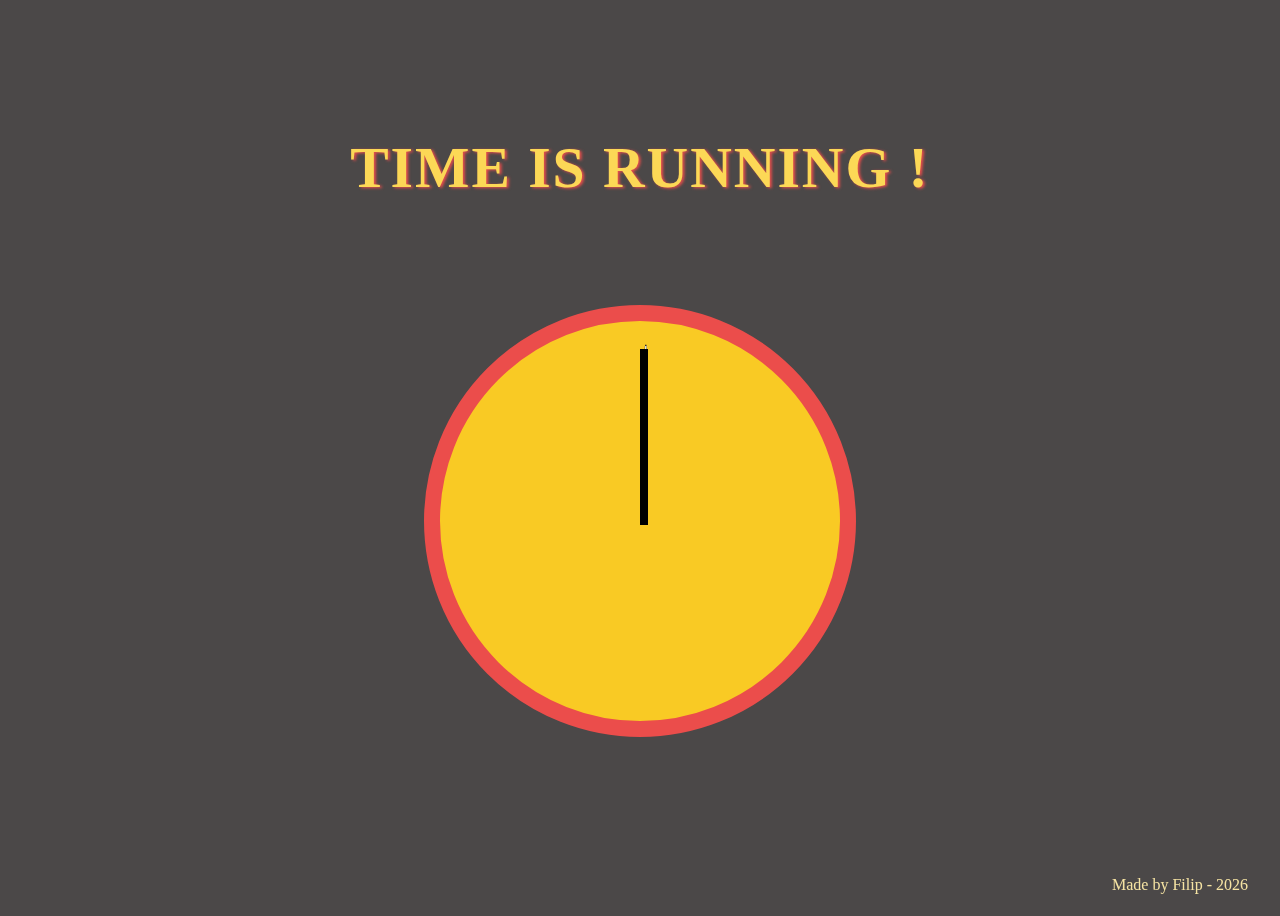
<file: index.html>
<!DOCTYPE html>
<html lang="en">
<head>
    <meta charset="UTF-8">
    <meta name="viewport" content="width=device-width, initial-scale=1.0">
    <title>JS Clock</title>
    <link rel="stylesheet" href="clock.css">
</head>
<body>

    <header>
        <h1>TIME IS RUNNING !</h1>
    </header>

    <div class="clock">
        <div class="hand second"></div>
        <div class="hand minute"></div>
        <div class="hand hour"></div>
    </div>

    <footer>
        <p> Made by Filip - <span id="date"></span></p>
    </footer>

    <script src="clock.js"></script>
</body>
</html>
</file>
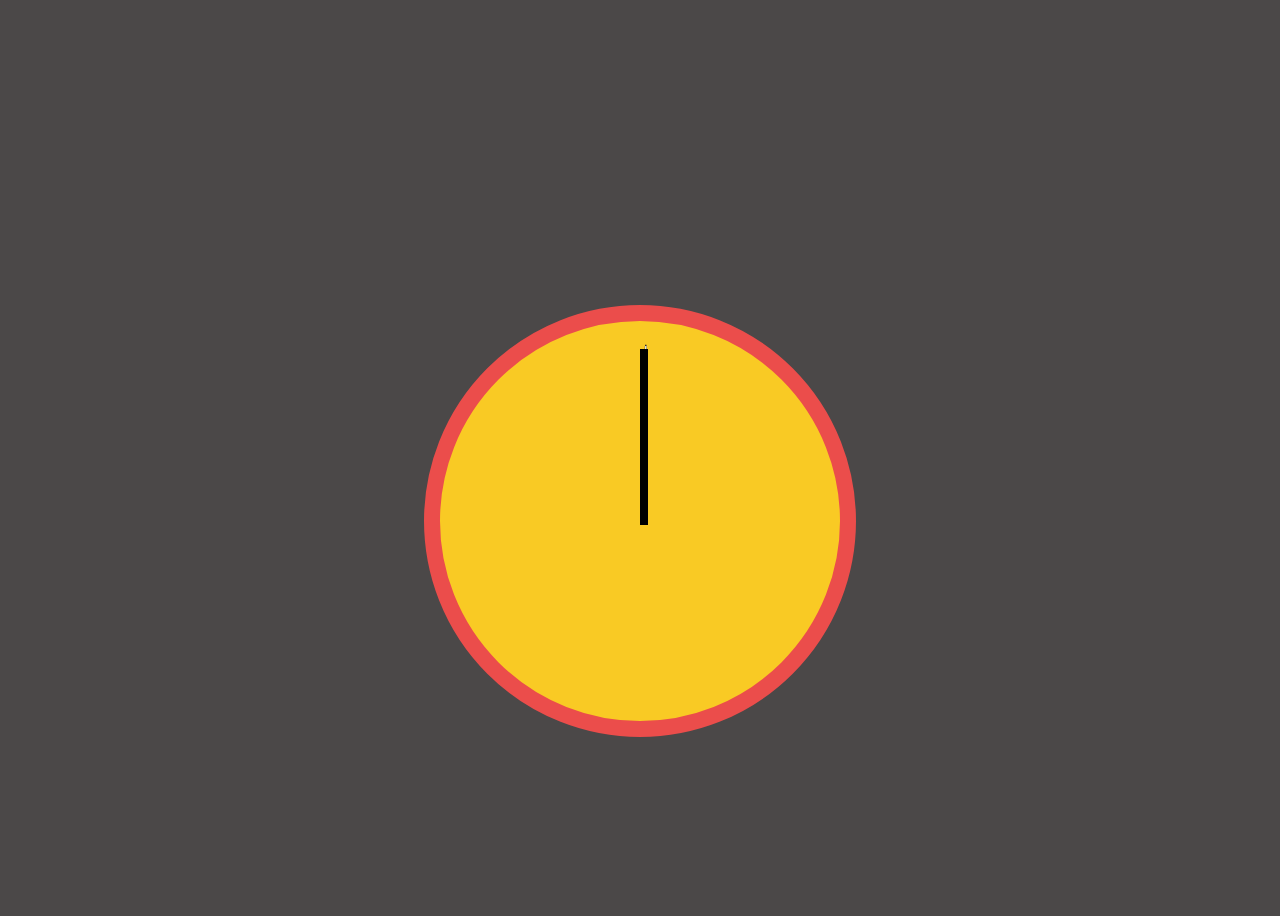
<file: clock.html>
<!DOCTYPE html>
<html lang="en">
<head>
    <meta charset="UTF-8">
    <meta name="viewport" content="width=device-width, initial-scale=1.0">
    <title>JS Clock</title>
    <link rel="stylesheet" href="clock.css">
</head>
<body>

    <div class="clock">
        <div class="second"></div>
        <div class="minute"></div>
        <div class="hour"></div>
    </div>

    <script src="clock.js"></script>
</body>
</html>
</file>
<file: clock.css>
body {
  background-color: rgb(75, 72, 72);
  display: flex;
  justify-content: center;
  align-items: center;
  height: 100vh;
}

header {
  position: fixed;
  top: 0;
  margin-top: 6rem;
  color: #fcd856;
  font-size: 1.8rem;
  text-shadow: 2px 1px 3px #eb4d4b;
  letter-spacing: 2px;
}

.clock {
  height: 25rem;
  width: 25rem;
  background-color: #f9ca24;
  border: 1rem solid #eb4d4b;
  border-radius: 100%;
  position: relative;
  top: 7%;
}

.hour,
.minute,
.second {
  height: 0.5rem;
  width: 11rem;
  background-color: black;
  position: absolute;
  top: 50%;
  left: 7%;
  transition: all 0.2s;
  transform-origin: 100%;
  transform: rotate(90deg);
  transition-timing-function: cubic-bezier(0.1, 2.7, 0.58, 1);
}

.hour {
  width: 6rem;
  left: 27%;
}

.second {
  background-color: white;
  border: 1px solid black;
  border-radius: 40%;
  height: 0.1rem;
}

.no-transition {
  transition: none;
}

/* FOOTER */
footer {
  height: 2.5rem;
  position: fixed;
  bottom: 0;
  right: 2rem;
}

footer p {
  font-size: 1rem;
  color: #f5e3a3;
}

@media screen and (max-width: 450px) {
  .clock {
    height: 16rem;
    width: 16rem;
  }

  header h1 {
    font-size: 1.8rem;
  }

  .minute,
  .second {
    width: 7rem;
    height: 0.4rem;
  }

  .hour {
    width: 5rem;
    height: 0.4rem;
    left: 19%;
  }

  .second {
    height: 0.2rem;
  }

  footer p {
    font-size: 0.9rem;
  }
}
</file>
